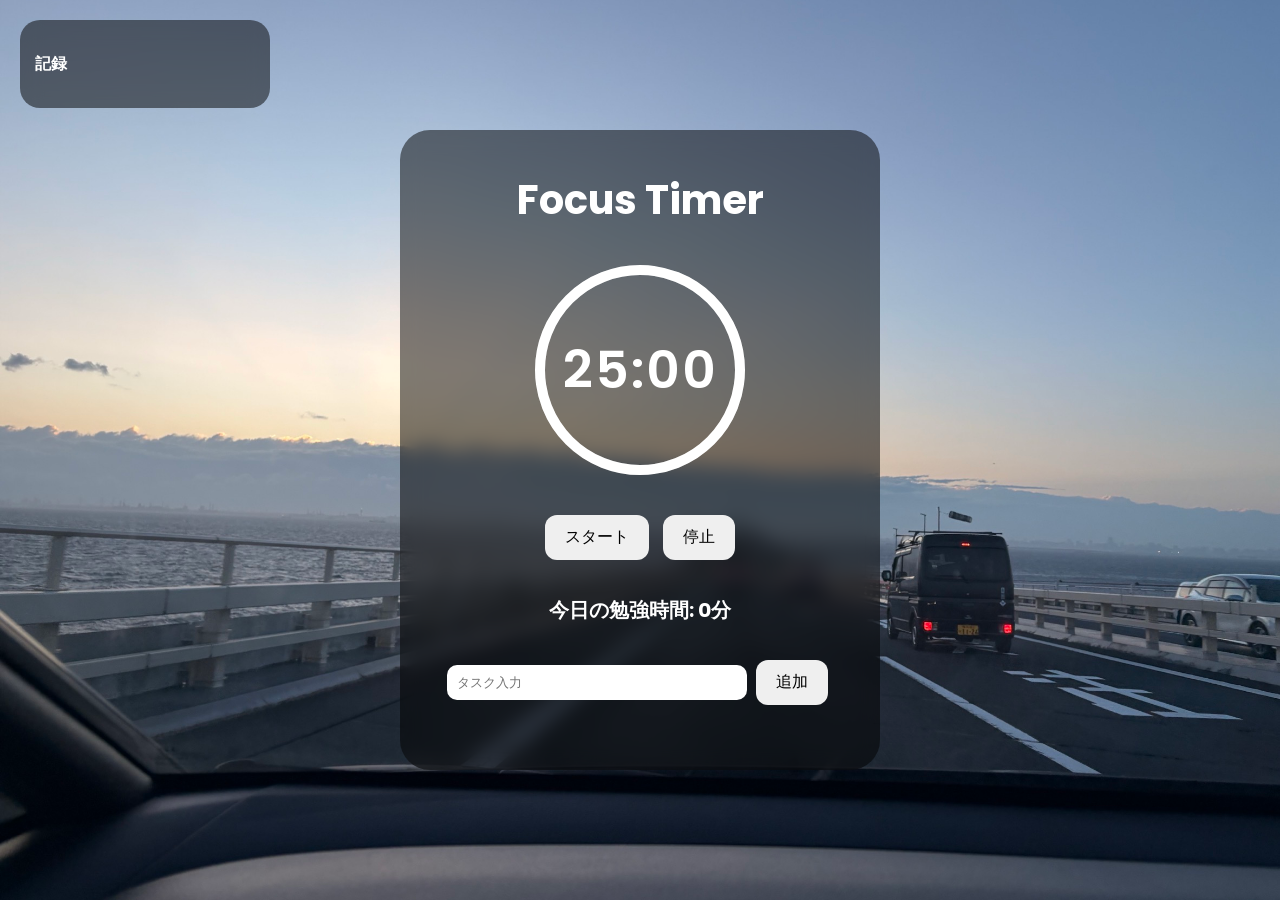
<file: index.html>
<!DOCTYPE html>
<html lang="ja">
<head>
  <link rel="preconnect" href="https://fonts.googleapis.com">

<link rel="preconnect" href="https://fonts.gstatic.com" crossorigin>

<link href="https://fonts.googleapis.com/css2?family=Poppins:wght@300;400;600&family=M+PLUS+Rounded+1c&display=swap" rel="stylesheet">
  <meta charset="UTF-8">
  <title>Focus Timer</title>
  <link rel="stylesheet" href="style.css">
</head>
<body>
<div class="calendar-box">
  <h3>記録</h3>
  <div id="calendar"></div>
</div>
<div class="overlay">

  <h1>Focus Timer</h1>

  <div class="circle">
    <svg width="220" height="220">
      <circle cx="110" cy="110" r="100" class="bg"></circle>
      <circle cx="110" cy="110" r="100" class="progress" id="progressCircle"></circle>
    </svg>

    <div id="timer">25:00</div>
  </div>

  <div class="buttons">
    <button id="startBtn">スタート</button>
    <button id="stopBtn">停止</button>
  </div>

  <h2 id="studyTime">今日の勉強時間: 0分</h2>

  <div class="task-area">
    <input type="text" id="taskInput" placeholder="タスク入力">
    <button id="addTaskBtn">追加</button>

    <ul id="taskList"></ul>
  </div>

</div>

<script src="script.js"></script>

</body>
</html>
</file>
<file: style.css>
body {
  margin: 0;
  height: 100vh;
  font-family: 'Poppins', sans-serif;

  background-image: url("./images/bg.jpg");
  background-size: cover;
  background-position: center;
  background-repeat: no-repeat;

  display: flex;
  justify-content: center;
  align-items: center;
}

.overlay {
  background: rgba(0, 0, 0, 0.5);

  width: 400px;

  padding: 40px;

  border-radius: 30px;

  text-align: center;

  color: white;

  backdrop-filter: blur(10px);
}

h1 {
  margin-top: 0;

  font-size: 40px;
}

.circle {
  position: relative;

  width: 220px;
  height: 220px;

  margin: 30px auto;
}

svg {
  transform: rotate(-90deg);
}

circle {
  fill: none;

  stroke-width: 10;
}

.bg {
  stroke: rgba(255,255,255,0.2);
}

.progress {
  stroke: white;

  stroke-linecap: round;

  stroke-dasharray: 628;

  stroke-dashoffset: 0;

  transition: stroke-dashoffset 1s linear;
}

#timer {
  position: absolute;

  top: 50%;
  left: 50%;

  transform: translate(-50%, -50%);
  
  font-family: 'Poppins', sans-serif;

  font-size: 52px;

  font-weight: 600;

  letter-spacing: 2px;

}

.buttons {
  margin-top: 20px;
}

button {
  padding: 12px 20px;

  margin: 5px;

  border: none;

  border-radius: 12px;

  font-size: 16px;

  cursor: pointer;

  transition: 0.2s;
}

button:hover {
  transform: scale(1.05);
}

#studyTime {
  margin-top: 30px;

  font-size: 20px;
}

.task-area {
  margin-top: 30px;
}

input {
  width: 70%;

  padding: 10px;

  border: none;

  border-radius: 10px;

  outline: none;
}

ul {
  list-style: none;

  padding: 0;

  margin-top: 20px;
}

li {
  background: rgba(255,255,255,0.2);

  padding: 10px;

  margin: 10px 0;

  border-radius: 10px;
}
.calendar-box {
  position: absolute;

  top: 20px;
  left: 20px;

  width: 220px;

  background: rgba(0,0,0,0.5);

  color: white;

  padding: 15px;

  border-radius: 20px;

  backdrop-filter: blur(10px);

  font-size: 14px;
}

.calendar-day {
  margin: 8px 0;

  padding: 5px;

  background: rgba(255,255,255,0.1);

  border-radius: 8px;
}

.delete-btn {
  margin-left: 10px;

  background: crimson;

  color: white;

  border: none;

  border-radius: 6px;

  padding: 5px 8px;

  cursor: pointer;
}
</file>
